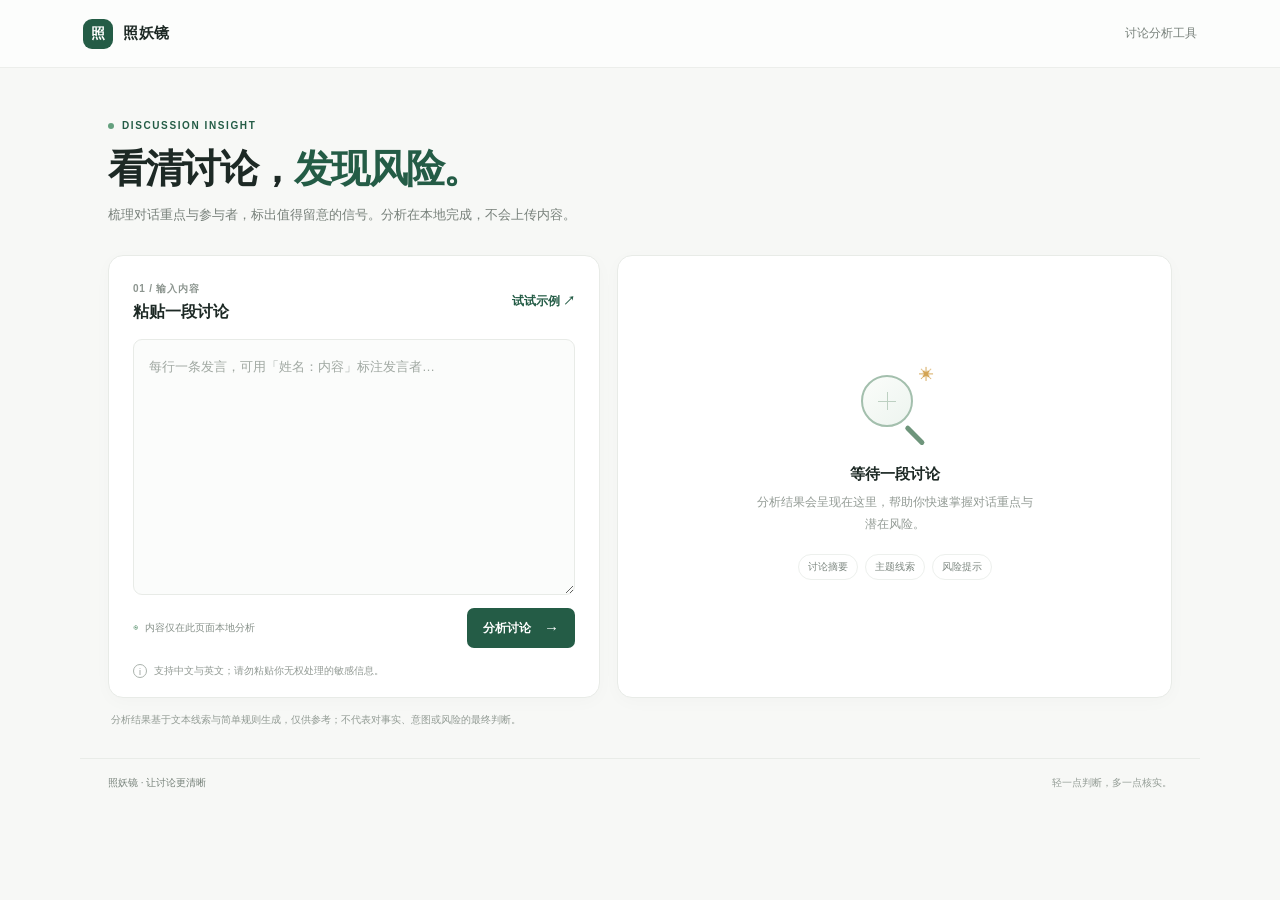
<file: index.html>
<!doctype html>
<html lang="zh-CN">
  <head>
    <meta charset="utf-8">
    <meta name="viewport" content="width=device-width, initial-scale=1">
    <meta name="theme-color" content="#f7f8f6">
    <meta name="description" content="理解讨论脉络，发现需要关注的潜在风险。">
    <title>照妖镜 · 讨论分析</title>
    <link rel="stylesheet" href="styles.css">
  </head>
  <body>
    <header class="topbar">
      <a class="brand" href="#" aria-label="照妖镜首页">
        <span class="brand-mark" aria-hidden="true">照</span>
        <span>照妖镜</span>
      </a>
      <span class="topbar-note">讨论分析工具</span>
    </header>

    <main>
      <section class="hero" aria-labelledby="page-title">
        <div class="eyebrow"><span class="eyebrow-dot"></span> DISCUSSION INSIGHT</div>
        <h1 id="page-title">看清讨论，<span>发现风险。</span></h1>
        <p>梳理对话重点与参与者，标出值得留意的信号。分析在本地完成，不会上传内容。</p>
      </section>

      <div class="workspace">
        <section class="input-panel panel" aria-labelledby="input-title">
          <div class="panel-heading">
            <div>
              <span class="step-label">01 / 输入内容</span>
              <h2 id="input-title">粘贴一段讨论</h2>
            </div>
            <button type="button" class="text-button" id="load-sample">试试示例 <span aria-hidden="true">↗</span></button>
          </div>
          <form id="discussion-form">
            <label class="sr-only" for="discussion-input">讨论内容</label>
            <textarea id="discussion-input" name="discussion" placeholder="每行一条发言，可用「姓名：内容」标注发言者…" required></textarea>
            <div class="input-footer">
              <span class="privacy-note"><span aria-hidden="true">◉</span> 内容仅在此页面本地分析</span>
              <button type="submit" class="analyze-button">分析讨论 <span aria-hidden="true">→</span></button>
            </div>
          </form>
          <div class="input-hint"><span class="hint-icon">i</span> 支持中文与英文；请勿粘贴你无权处理的敏感信息。</div>
        </section>

        <section class="result-panel panel" aria-label="分析结果">
          <div id="empty-state" class="empty-state">
            <div class="empty-illustration" aria-hidden="true">
              <span class="lens-ring"></span>
              <span class="lens-handle"></span>
              <span class="lens-spark">✳</span>
            </div>
            <h2>等待一段讨论</h2>
            <p>分析结果会呈现在这里，帮助你快速掌握对话重点与潜在风险。</p>
            <div class="empty-tags"><span>讨论摘要</span><span>主题线索</span><span>风险提示</span></div>
          </div>
          <div id="results" class="results" aria-live="polite" hidden></div>
        </section>
      </div>
      <p class="disclaimer">分析结果基于文本线索与简单规则生成，仅供参考；不代表对事实、意图或风险的最终判断。</p>
    </main>
    <footer><span>照妖镜 <span aria-hidden="true">·</span> 让讨论更清晰</span><span>轻一点判断，多一点核实。</span></footer>
    <script src="analysis.js"></script>
    <script src="app.js"></script>
  </body>
</html>
</file>
<file: styles.css>
:root {
  color-scheme: light;
  --ink: #1d2925;
  --muted: #78817b;
  --line: #e8ebe7;
  --paper: #fff;
  --canvas: #f7f8f6;
  --green: #245c46;
  --green-soft: #eaf2ed;
  --amber: #a76b18;
  --amber-soft: #fcf4e7;
  --red: #a8463d;
  --red-soft: #fbefed;
  font-family: "DM Sans", "Noto Sans SC", sans-serif;
}

* { box-sizing: border-box; }
[hidden] { display: none !important; }

body {
  margin: 0;
  min-width: 320px;
  background: var(--canvas);
  color: var(--ink);
  font-size: 14px;
  -webkit-font-smoothing: antialiased;
}

button, textarea { font: inherit; }
button { cursor: pointer; }

.topbar {
  height: 68px;
  padding: 0 max(6.5vw, 24px);
  display: flex;
  align-items: center;
  justify-content: space-between;
  border-bottom: 1px solid #eceeeb;
  background: rgba(255,255,255,.7);
}

.brand {
  display: inline-flex;
  gap: 10px;
  align-items: center;
  color: var(--ink);
  font-size: 15px;
  font-weight: 700;
  text-decoration: none;
  letter-spacing: .04em;
}

.brand-mark {
  width: 30px;
  height: 30px;
  display: grid;
  place-items: center;
  border-radius: 9px;
  background: var(--green);
  color: white;
  font-size: 14px;
}

.topbar-note { color: var(--muted); font-size: 12px; }

main { max-width: 1120px; margin: 0 auto; padding: 52px 28px 30px; }

.hero { margin: 0 0 29px; }
.eyebrow {
  display: flex;
  align-items: center;
  gap: 8px;
  color: var(--green);
  font-size: 10px;
  font-weight: 700;
  letter-spacing: .16em;
}
.eyebrow-dot { width: 6px; height: 6px; border-radius: 50%; background: #64a07e; }
h1 { margin: 13px 0 9px; font-size: clamp(29px, 4vw, 39px); letter-spacing: -.045em; line-height: 1.28; }
h1 span { color: var(--green); }
.hero > p { margin: 0; color: var(--muted); font-size: 13px; line-height: 1.8; }

.workspace { display: grid; grid-template-columns: minmax(0, .94fr) minmax(0, 1.06fr); align-items: stretch; gap: 17px; }
.panel { min-width: 0; border: 1px solid var(--line); border-radius: 15px; background: var(--paper); box-shadow: 0 4px 18px rgba(34, 50, 42, .025); }
.input-panel { padding: 23px 24px 18px; }
.panel-heading { display: flex; align-items: center; justify-content: space-between; margin-bottom: 16px; }
.step-label { color: #8c958f; font-size: 10px; font-weight: 600; letter-spacing: .08em; }
.panel-heading h2 { margin: 6px 0 0; font-size: 16px; font-weight: 600; }
.text-button { padding: 5px 0 5px 8px; border: 0; background: none; color: var(--green); font-size: 12px; font-weight: 600; }
.text-button:hover { color: #163d2d; }

textarea {
  display: block;
  width: 100%;
  min-height: 256px;
  resize: vertical;
  padding: 15px;
  border: 1px solid #e8ebe7;
  border-radius: 9px;
  outline: none;
  background: #fbfcfb;
  color: var(--ink);
  font-size: 13px;
  line-height: 1.9;
  transition: border-color .2s, box-shadow .2s;
}
textarea:focus { border-color: #84aa94; box-shadow: 0 0 0 3px rgba(36, 92, 70, .08); }
textarea::placeholder { color: #a0a8a2; }
.input-footer { display: flex; justify-content: space-between; align-items: center; gap: 12px; padding-top: 13px; }
.privacy-note { color: #87918a; font-size: 10px; }
.privacy-note span { color: #6a9c7d; margin-right: 4px; }
.analyze-button {
  padding: 11px 16px;
  border: 0;
  border-radius: 7px;
  background: var(--green);
  color: white;
  font-size: 12px;
  font-weight: 600;
  transition: background .2s, transform .2s;
}
.analyze-button:hover { background: #194733; transform: translateY(-1px); }
.analyze-button span { margin-left: 10px; font-size: 15px; vertical-align: -1px; }
.input-hint { display: flex; align-items: center; gap: 7px; margin-top: 15px; color: #929a94; font-size: 10px; line-height: 1.6; }
.hint-icon { width: 14px; height: 14px; display: inline-grid; place-items: center; border: 1px solid #abb3ad; border-radius: 50%; font-size: 9px; }

.result-panel { min-height: 424px; }
.empty-state { min-height: 424px; padding: 45px 32px 35px; display: flex; flex-direction: column; align-items: center; justify-content: center; text-align: center; }
.empty-illustration { position: relative; width: 84px; height: 84px; margin: 0 auto 15px; }
.lens-ring { position: absolute; top: 9px; left: 8px; width: 52px; height: 52px; border: 2px solid #a3bfad; border-radius: 50%; background: linear-gradient(140deg, #f8fbf8 20%, #edf4ef 100%); }
.lens-ring::before, .lens-ring::after { content: ""; position: absolute; background: #bdd0c2; }
.lens-ring::before { width: 18px; height: 1px; top: 24px; left: 15px; }
.lens-ring::after { width: 1px; height: 18px; left: 24px; top: 15px; }
.lens-handle { position: absolute; width: 25px; height: 5px; top: 58px; left: 53px; border-radius: 5px; background: #6e957b; transform: rotate(45deg); transform-origin: left center; }
.lens-spark { position: absolute; top: 0; right: 3px; color: #d3a454; font-size: 15px; }
.empty-state h2 { margin: 0 0 8px; font-size: 15px; font-weight: 600; }
.empty-state > p { max-width: 285px; margin: 0; color: #939b95; font-size: 12px; line-height: 1.8; }
.empty-tags { display: flex; gap: 7px; flex-wrap: wrap; justify-content: center; margin-top: 19px; }
.empty-tags span { padding: 5px 9px; border: 1px solid #edf0ed; border-radius: 20px; color: #7d8780; font-size: 10px; }

.results { padding: 22px; }
.overview-card { padding: 0 0 17px; border-bottom: 1px solid var(--line); }
.section-title { margin: 0; font-size: 15px; font-weight: 600; }
.status-banner { margin: 14px 0; padding: 10px 12px; border-radius: 7px; font-size: 12px; font-weight: 600; }
.status-high { background: var(--red-soft); color: var(--red); }
.status-caution { background: var(--amber-soft); color: var(--amber); }
.status-safe { background: var(--green-soft); color: var(--green); }
.metrics { display: grid; grid-template-columns: repeat(3, 1fr); margin: 14px 0 15px; }
.metric { display: flex; flex-direction: column; gap: 2px; padding: 0 10px; border-right: 1px solid var(--line); }
.metric:first-child { padding-left: 0; }
.metric:last-child { padding-right: 0; border-right: 0; }
.metric strong { font-size: 19px; font-weight: 600; }
.metric span { color: var(--muted); font-size: 10px; }
.detail-line { margin: 7px 0 0; color: #657069; font-size: 11px; line-height: 1.7; overflow-wrap: anywhere; }
.summary-block { margin-top: 15px; }
.subsection-title { margin: 0 0 8px; font-size: 11px; font-weight: 600; }
.summary-list { display: grid; gap: 6px; margin: 0; padding: 0; list-style: none; color: #59635d; font-size: 11px; line-height: 1.65; }
.summary-list li { overflow-wrap: anywhere; }
.summary-list strong { color: #36453c; font-weight: 600; }
.summary-list .muted { color: #929b94; }
.risk-section { padding-top: 18px; }
.risk-heading { display: flex; justify-content: space-between; align-items: center; gap: 10px; margin-bottom: 12px; }
.risk-counts { margin: 0; color: #7e8881; font-size: 10px; }
.no-risks { margin: 0; padding: 14px; border-radius: 7px; background: #f5f8f5; color: #66746a; font-size: 11px; line-height: 1.7; }
.risk-card { margin-bottom: 9px; padding: 12px 13px; border: 1px solid var(--line); border-left-width: 3px; border-radius: 8px; background: #fff; }
.risk-high { border-left-color: var(--red); }
.risk-medium { border-left-color: #d09b4e; }
.risk-low { border-left-color: #91a99a; }
.risk-card-top { display: flex; justify-content: space-between; align-items: center; gap: 8px; }
.risk-category { font-size: 11px; font-weight: 600; }
.risk-level { color: #87918a; font-size: 9px; }
.evidence { margin: 8px 0 5px; color: #38443c; font-size: 11px; font-weight: 500; overflow-wrap: anywhere; }
.risk-description, .risk-action { margin: 4px 0 0; color: #6d7770; font-size: 10px; line-height: 1.7; }
.risk-action { color: #47574d; }
.risk-source { margin: 7px 0 0; color: #969e98; font-size: 9px; }
.inline-message { color: var(--muted); font-size: 12px; }
.disclaimer { margin: 13px 3px 0; color: #929b94; font-size: 10px; line-height: 1.7; }

footer { max-width: 1120px; margin: 0 auto; padding: 17px 28px 22px; display: flex; justify-content: space-between; border-top: 1px solid #e9ece8; color: #939c95; font-size: 10px; }
footer span:first-child { color: #77827a; }
.sr-only { position: absolute; width: 1px; height: 1px; padding: 0; margin: -1px; overflow: hidden; clip: rect(0,0,0,0); white-space: nowrap; border: 0; }

@media (max-width: 760px) {
  main { padding: 38px 18px 24px; }
  .topbar { height: 60px; padding: 0 18px; }
  .workspace { grid-template-columns: 1fr; }
  .input-panel { padding: 20px 18px 16px; }
  textarea { min-height: 210px; }
  .result-panel, .empty-state { min-height: 340px; }
  .results { padding: 19px 17px; }
  footer { margin: 0 18px; padding: 15px 0 20px; }
}

@media (max-width: 420px) {
  .input-footer { align-items: flex-start; flex-direction: column; }
  .analyze-button { width: 100%; }
  footer { gap: 8px; flex-direction: column; }
}
</file>
